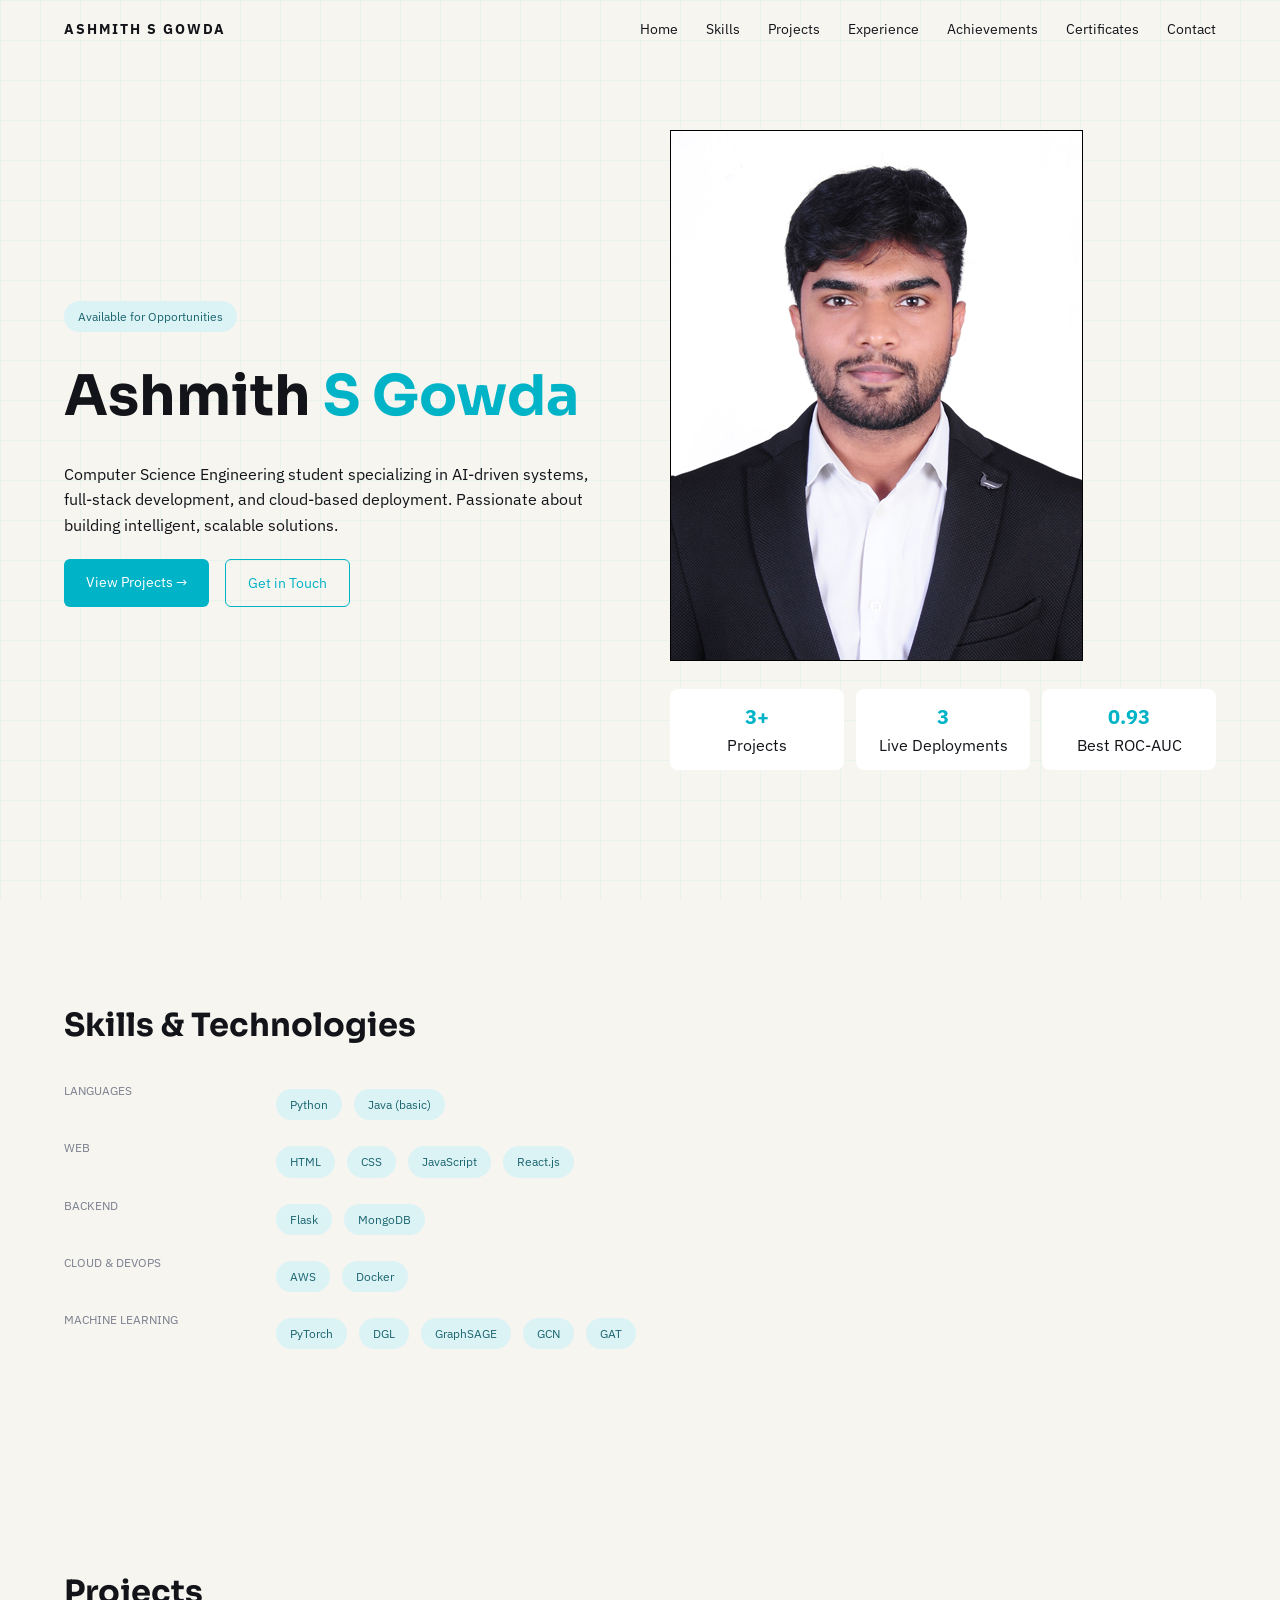
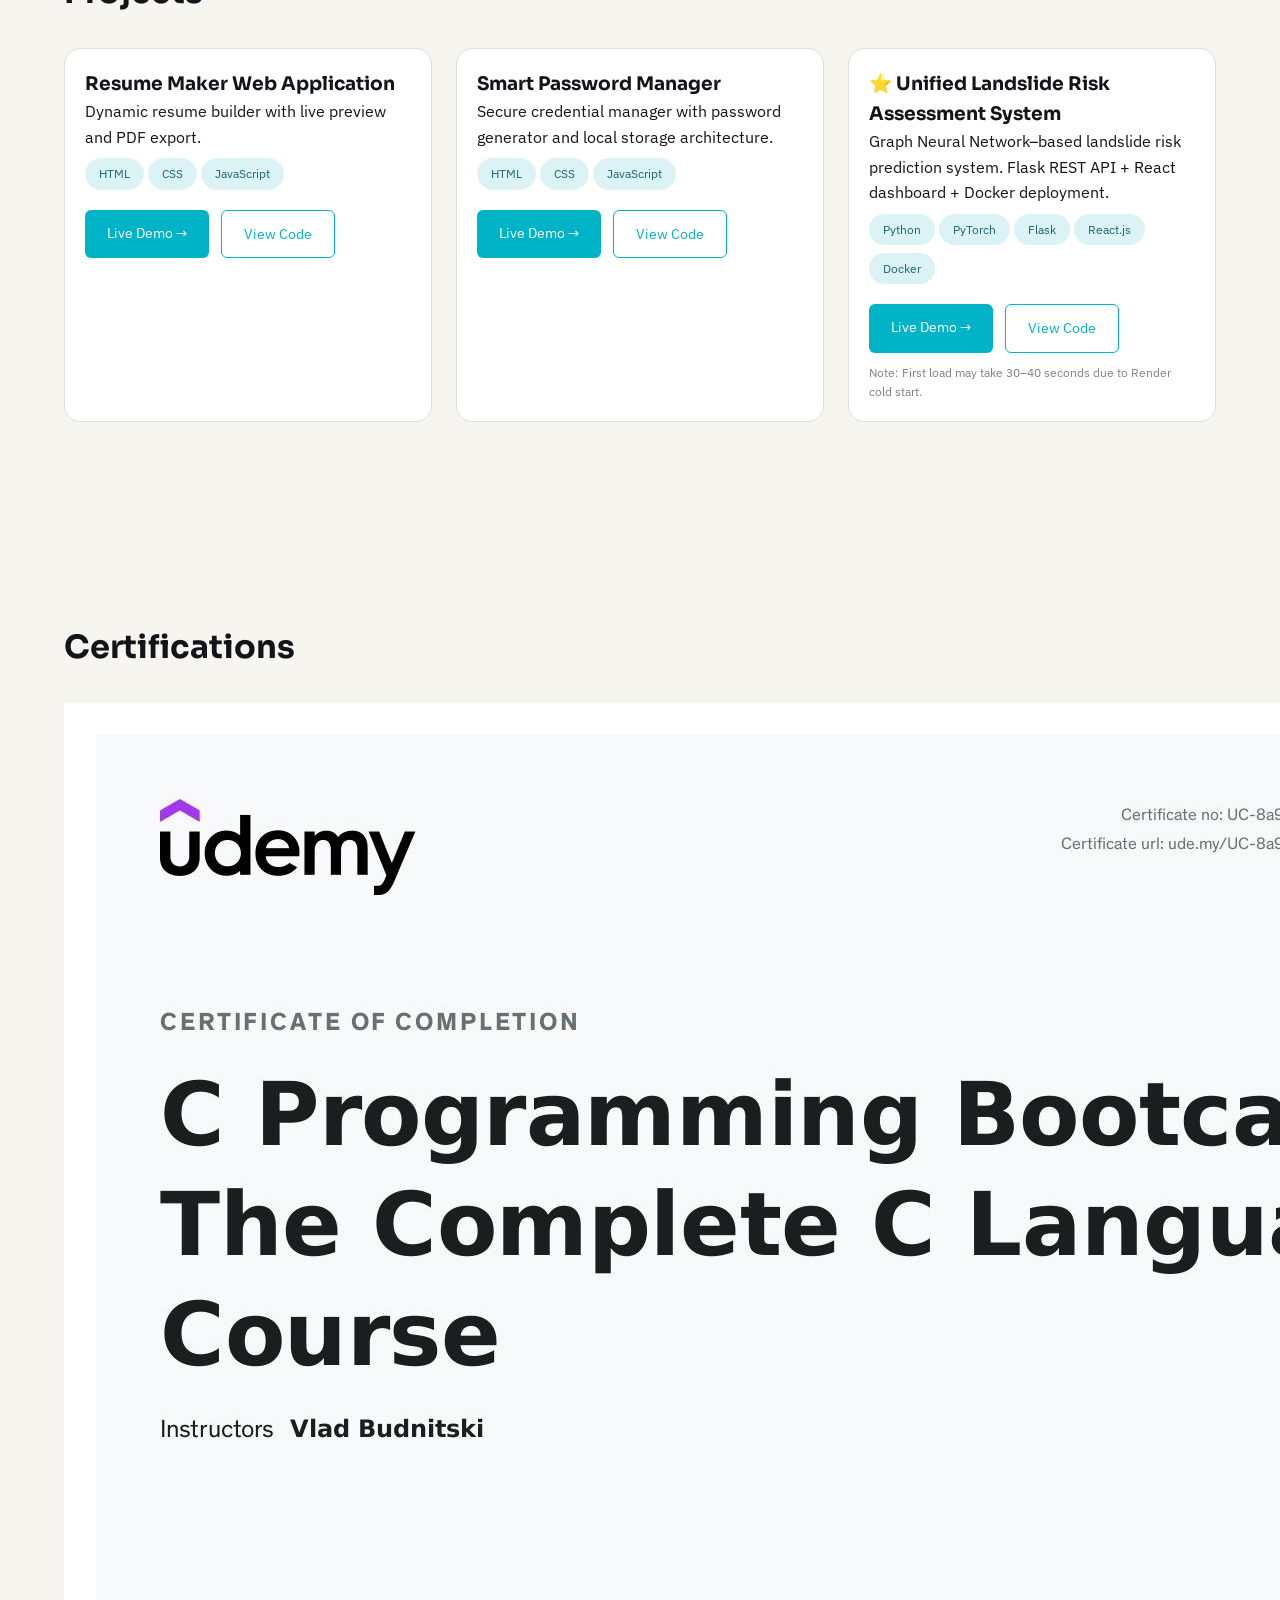
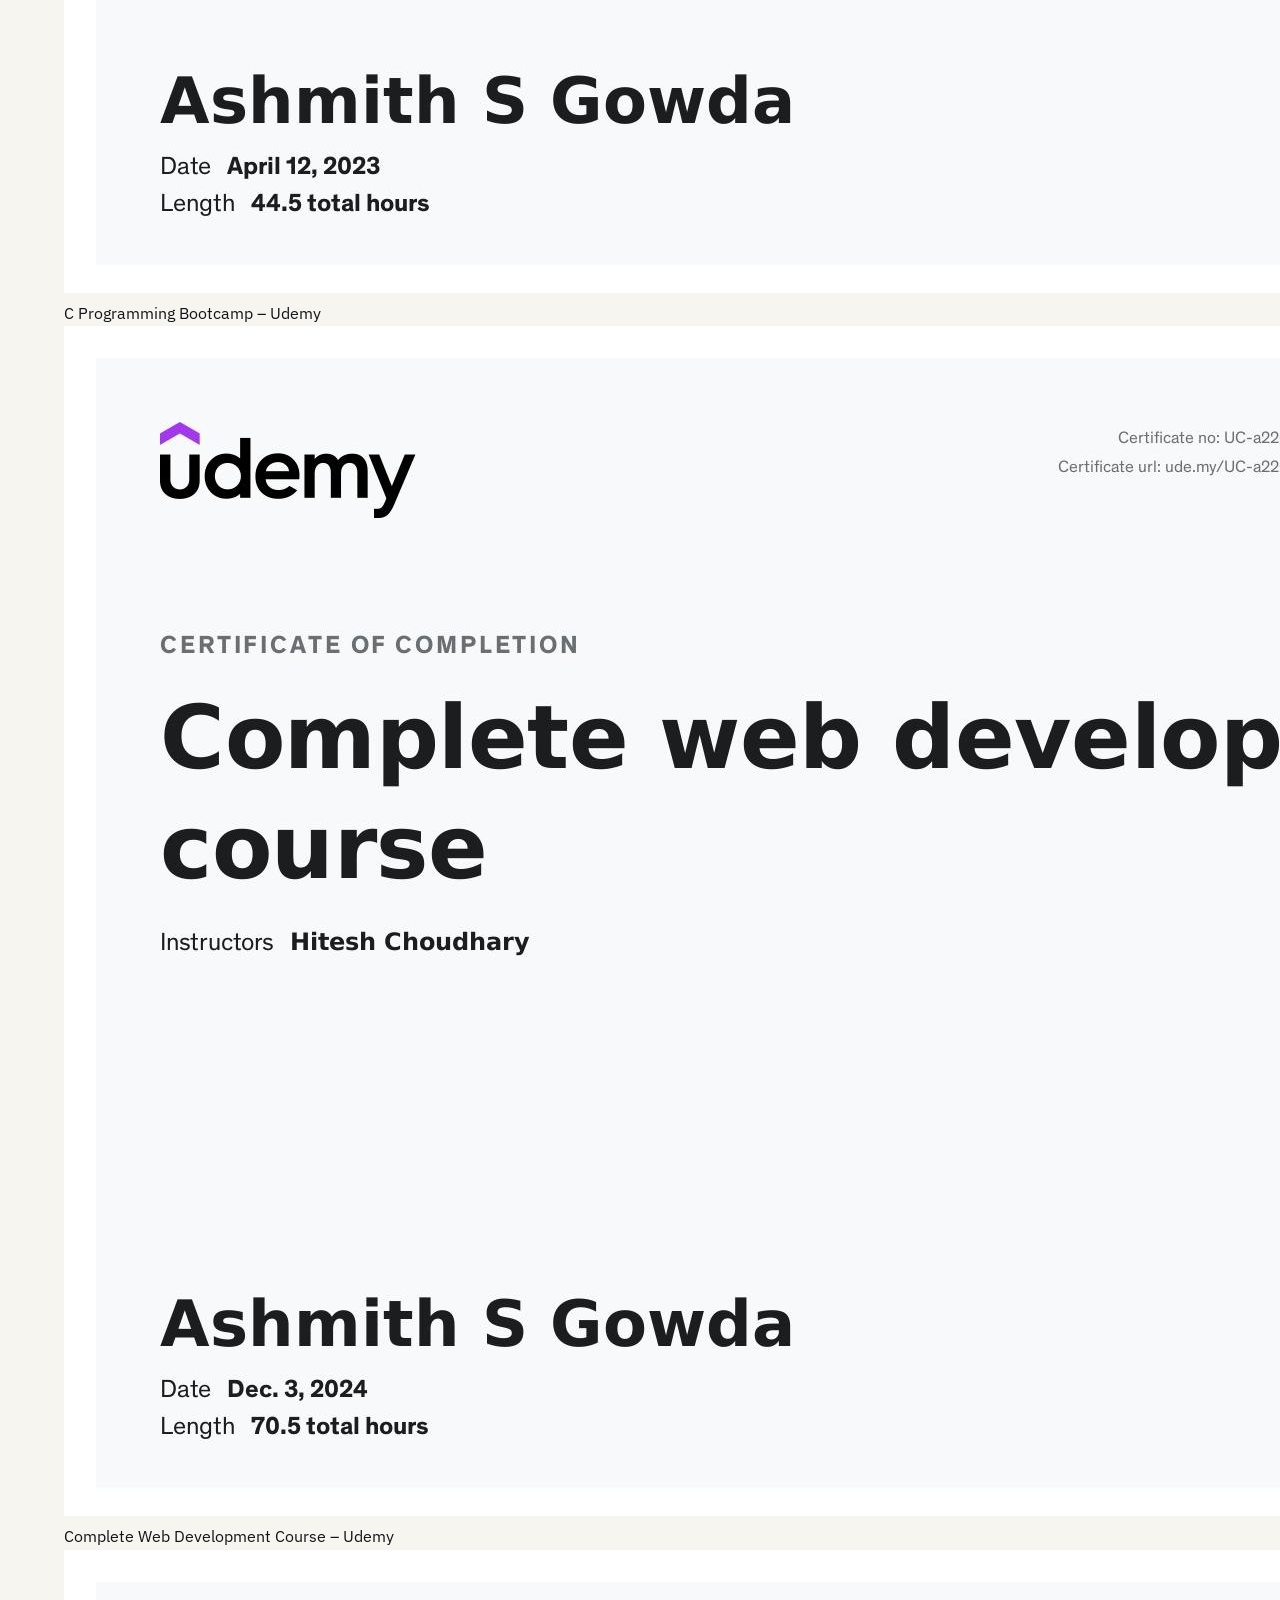
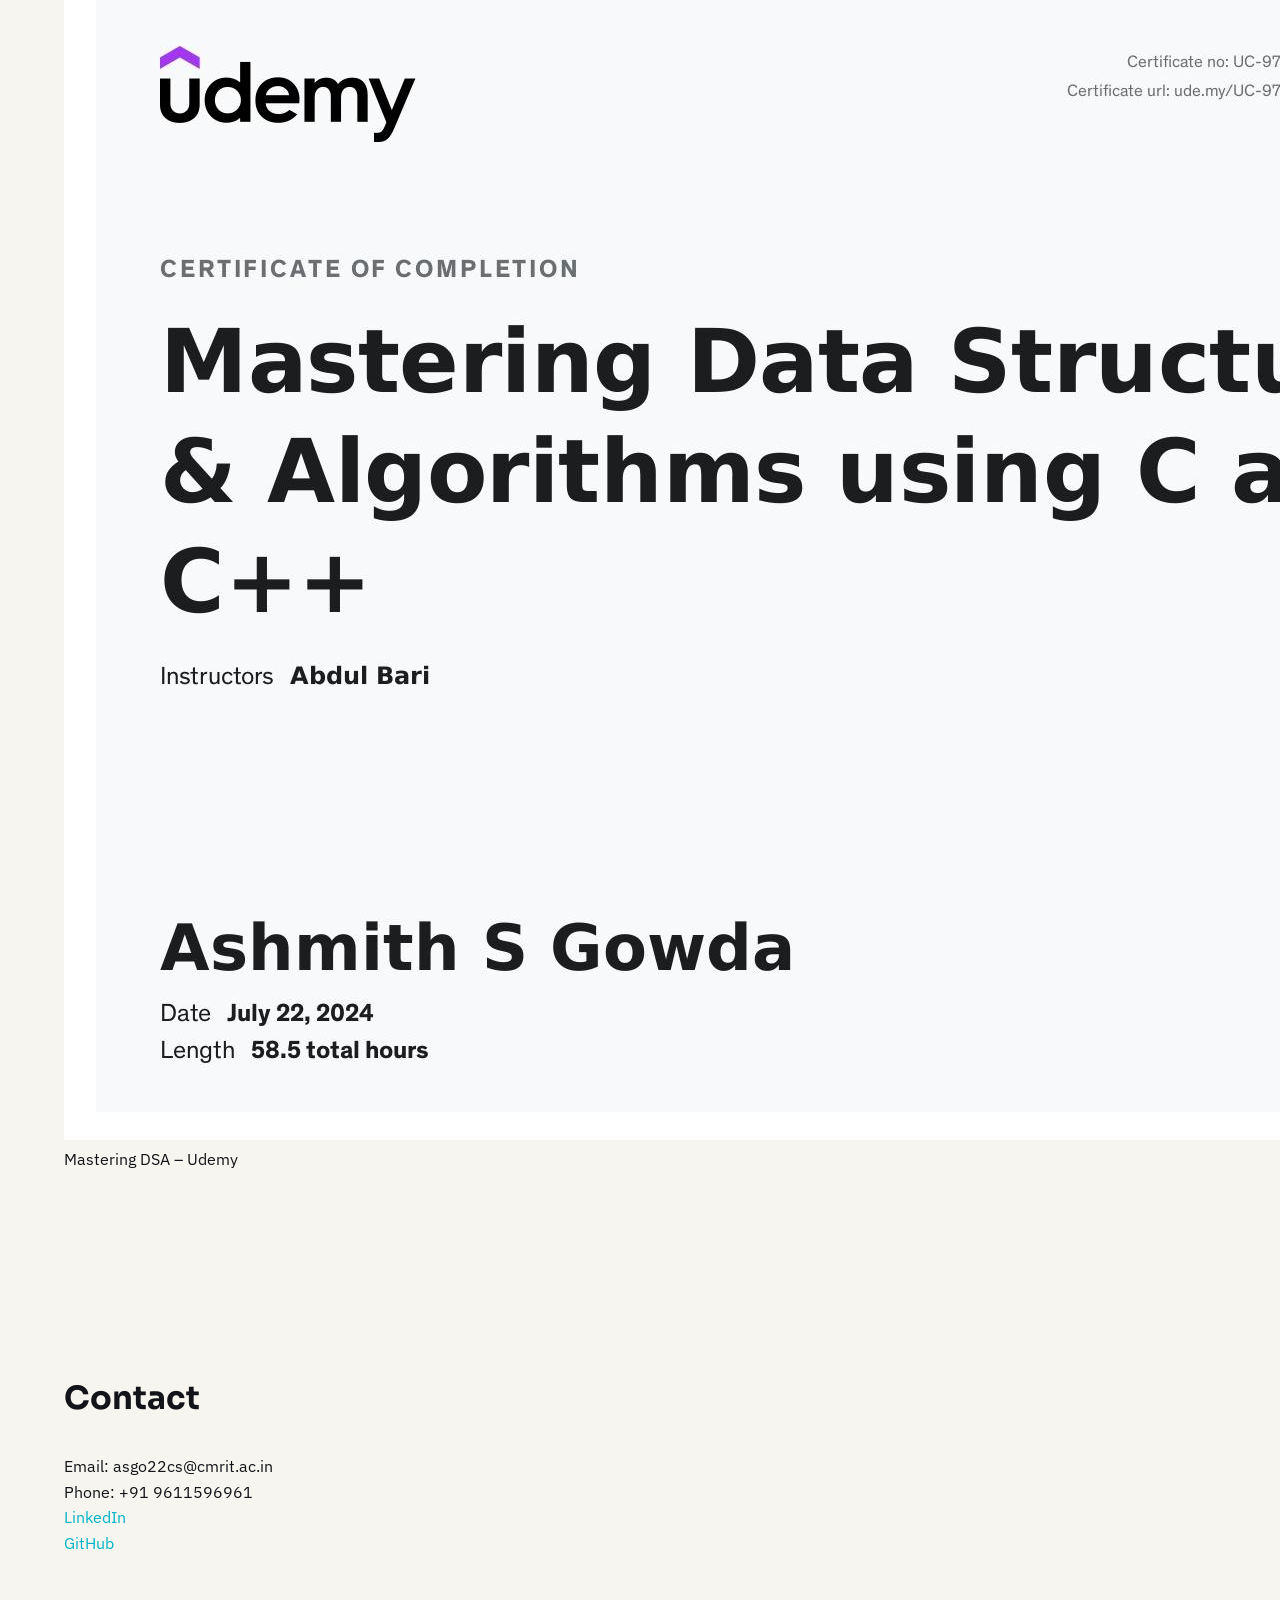
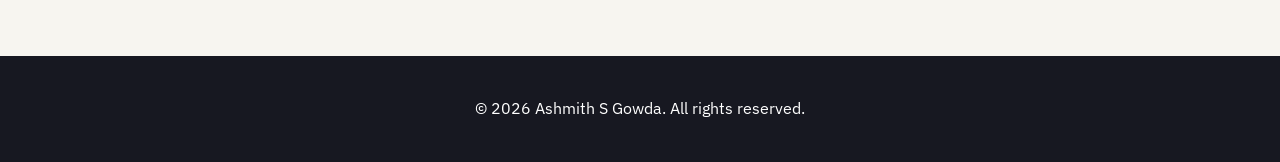
<file: index.html>
<!DOCTYPE html>
<html lang="en">
<head>
<meta charset="UTF-8">
<meta name="viewport" content="width=device-width, initial-scale=1.0">
<title>Ashmith S Gowda | Portfolio</title>

<link href="https://fonts.googleapis.com/css2?family=Sora:wght@600;700;800&family=IBM+Plex+Sans:wght@300;400&display=swap" rel="stylesheet">
<link rel="stylesheet" href="styles.css">
</head>

<body>

<nav id="navbar">
  <div class="container nav-inner">
    <div class="logo">ASHMITH S GOWDA</div>

    <div class="nav-links">
      <a href="#hero">Home</a>
      <a href="#skills">Skills</a>
      <a href="#projects">Projects</a>
      <a href="#experience">Experience</a>
      <a href="#achievements">Achievements</a>
      <a href="#certificates">Certificates</a>
      <a href="#contact">Contact</a>
    </div>

    <div class="hamburger" id="hamburger">☰</div>
  </div>
</nav>

<!-- HERO -->
<section id="hero">
<div class="container hero-grid">

<div>
  <span class="pill">Available for Opportunities</span>

  <h1>
    Ashmith <span>S Gowda</span>
  </h1>

  <p>
    Computer Science Engineering student specializing in AI-driven systems,
    full-stack development, and cloud-based deployment.
    Passionate about building intelligent, scalable solutions.
  </p>

  <div class="hero-buttons">
    <a href="#projects" class="btn btn-primary">View Projects →</a>
    <a href="#contact" class="btn btn-secondary">Get in Touch</a>
  </div>
</div>

<div class="hero-photo-card">
  <img src="photo.JPG" alt="Ashmith S Gowda" class="profile-img">

  <div class="stats">
    <div class="stat-card">
      <strong>3+</strong><br>Projects
    </div>
    <div class="stat-card">
      <strong>3</strong><br>Live Deployments
    </div>
    <div class="stat-card">
      <strong>0.93</strong><br>Best ROC-AUC
    </div>
  </div>
</div>

</div>
</section>

<!-- SKILLS -->
<section id="skills">
<div class="container">
<h2>Skills & Technologies</h2>

<div class="skills-grid">

<div class="skill-row">
<div class="skill-label">Languages</div>
<span class="pill">Python</span>
<span class="pill">Java (basic)</span>
</div>

<div class="skill-row">
<div class="skill-label">Web</div>
<span class="pill">HTML</span>
<span class="pill">CSS</span>
<span class="pill">JavaScript</span>
<span class="pill">React.js</span>
</div>

<div class="skill-row">
<div class="skill-label">Backend</div>
<span class="pill">Flask</span>
<span class="pill">MongoDB</span>
</div>

<div class="skill-row">
<div class="skill-label">Cloud & DevOps</div>
<span class="pill">AWS</span>
<span class="pill">Docker</span>
</div>

<div class="skill-row">
<div class="skill-label">Machine Learning</div>
<span class="pill">PyTorch</span>
<span class="pill">DGL</span>
<span class="pill">GraphSAGE</span>
<span class="pill">GCN</span>
<span class="pill">GAT</span>
</div>

</div>
</div>
</section>

<!-- PROJECTS -->
<section id="projects">
<div class="container">
<h2>Projects</h2>

<div class="project-grid">

<!-- Resume Maker -->
<div class="card">
<h3>Resume Maker Web Application</h3>
<p>
Dynamic resume builder with live preview and PDF export.
</p>

<div>
<span class="pill">HTML</span>
<span class="pill">CSS</span>
<span class="pill">JavaScript</span>
</div>

<div style="margin-top:20px; display:flex; gap:12px; flex-wrap:wrap;">
<a href="https://ashmithgowda.github.io/Resume-Maker/" target="_blank" class="btn btn-primary">
Live Demo →
</a>
<a href="https://github.com/ashmithgowda/Resume-Maker" target="_blank" class="btn btn-secondary">
View Code
</a>
</div>
</div>

<!-- Password Manager -->
<div class="card">
<h3>Smart Password Manager</h3>
<p>
Secure credential manager with password generator and local storage architecture.
</p>

<div>
<span class="pill">HTML</span>
<span class="pill">CSS</span>
<span class="pill">JavaScript</span>
</div>

<div style="margin-top:20px; display:flex; gap:12px; flex-wrap:wrap;">
<a href="https://ashmithgowda.github.io/smartpasswordmanager/" target="_blank" class="btn btn-primary">
Live Demo →
</a>
<a href="https://github.com/ashmithgowda/smartpasswordmanager" target="_blank" class="btn btn-secondary">
View Code
</a>
</div>
</div>

<!-- Landslide Project -->
<div class="card">
<h3>⭐ Unified Landslide Risk Assessment System</h3>
<p>
Graph Neural Network–based landslide risk prediction system.
Flask REST API + React dashboard + Docker deployment.
</p>

<div>
<span class="pill">Python</span>
<span class="pill">PyTorch</span>
<span class="pill">Flask</span>
<span class="pill">React.js</span>
<span class="pill">Docker</span>
</div>

<div style="margin-top:20px; display:flex; gap:12px; flex-wrap:wrap;">
<a href="https://major-project01-gfr6.onrender.com" target="_blank" class="btn btn-primary">
Live Demo →
</a>
<a href="https://github.com/ashmithgowda" target="_blank" class="btn btn-secondary">
View Code
</a>
</div>

<p style="font-size:12px; color:gray; margin-top:10px;">
Note: First load may take 30–40 seconds due to Render cold start.
</p>
</div>

</div>
</div>
</section>

<!-- CERTIFICATES -->
<section id="certificates">
<div class="container">
<h2>Certifications</h2>

<div class="certificate-grid">

<div class="certificate-card">
<img src="c-programming-bootcamp.jpeg">
<p>C Programming Bootcamp – Udemy</p>
</div>

<div class="certificate-card">
<img src="complete-webdev.jpeg">
<p>Complete Web Development Course – Udemy</p>
</div>

<div class="certificate-card">
<img src="mastering-dsa.jpeg">
<p>Mastering DSA – Udemy</p>
</div>

</div>
</div>
</section>

<!-- CONTACT -->
<section id="contact">
<div class="container">
<h2>Contact</h2>
<p>Email: asgo22cs@cmrit.ac.in</p>
<p>Phone: +91 9611596961</p>
<p><a href="https://linkedin.com/in/ashmith-s-gowda-a16a98309" target="_blank">LinkedIn</a></p>
<p><a href="https://github.com/ashmithgowda" target="_blank">GitHub</a></p>
</div>
</section>

<footer>
<div class="container">
<p>© 2026 Ashmith S Gowda. All rights reserved.</p>
</div>
</footer>

<script src="script.js"></script>
</body>
</html>
</file>
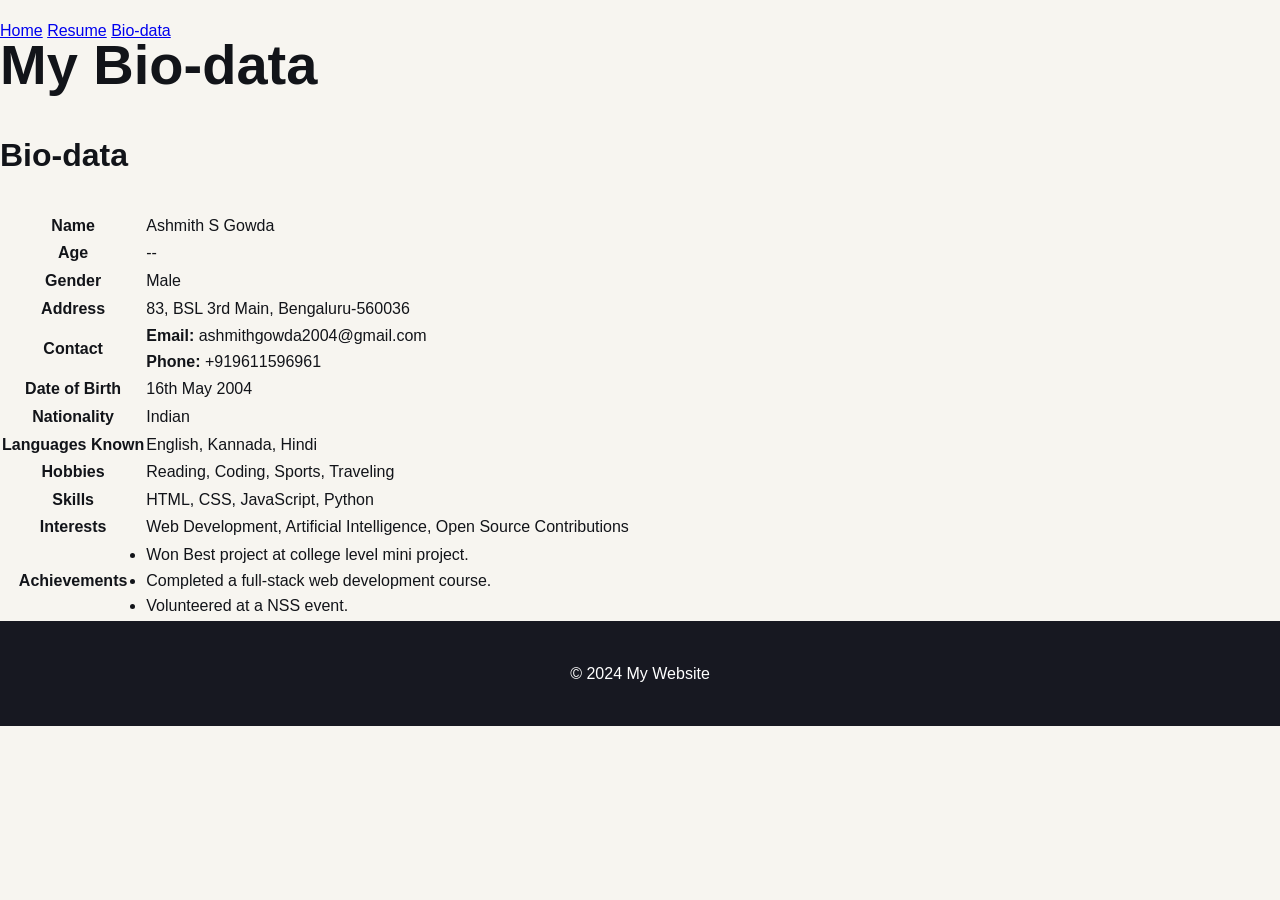
<file: biodata.html>
<!DOCTYPE html>
<html lang="en">
<head>
    <meta charset="UTF-8">
    <meta name="viewport" content="width=device-width, initial-scale=1.0">
    <title>Bio-data</title>
    <link rel="stylesheet" href="styles.css">
</head>
<body>
    <header>
        <h1>My Bio-data</h1>
        <nav>
            <a href="index.html">Home</a>
            <a href="resume.html">Resume</a>
            <a href="biodata.html">Bio-data</a>
        </nav>
    </header>
    <main>
        <h2>Bio-data</h2>
        <table>
            <tr>
                <th>Name</th>
                <td>Ashmith S Gowda</td>
            </tr>
            <tr>
                <th>Age</th>
                <td id="age">--</td>
            </tr>
            <tr>
                <th>Gender</th>
                <td>Male</td>
            </tr>
            <tr>
                <th>Address</th>
                <td>83, BSL 3rd Main, Bengaluru-560036</td>
            </tr>
            <tr>
                <th>Contact</th>
                <td>
                    <strong>Email:</strong> ashmithgowda2004@gmail.com<br>
                    <strong>Phone:</strong> +919611596961
                </td>
            </tr>
            <tr>
                <th>Date of Birth</th>
                <td>16th May 2004</td>
            </tr>
            <tr>
                <th>Nationality</th>
                <td>Indian</td>
            </tr>
            <tr>
                <th>Languages Known</th>
                <td>English, Kannada, Hindi</td>
            </tr>
            <tr>
                <th>Hobbies</th>
                <td>Reading, Coding, Sports, Traveling</td>
            </tr>
            <tr>
                <th>Skills</th>
                <td>HTML, CSS, JavaScript, Python</td>
            </tr>
            <tr>
                <th>Interests</th>
                <td>Web Development, Artificial Intelligence, Open Source Contributions</td>
            </tr>
            <tr>
                <th>Achievements</th>
                <td>
                    <ul>
                        <li>Won Best project at college level mini project.</li>
                        <li>Completed a full-stack web development course.</li>
                        <li>Volunteered at a NSS event.</li>
                    </ul>
                </td>
            </tr>
        </table>
    </main>
    <footer>
        <p>© 2024 My Website</p>
    </footer>
    <script src="script.js"></script>
</body>
</html>
</file>
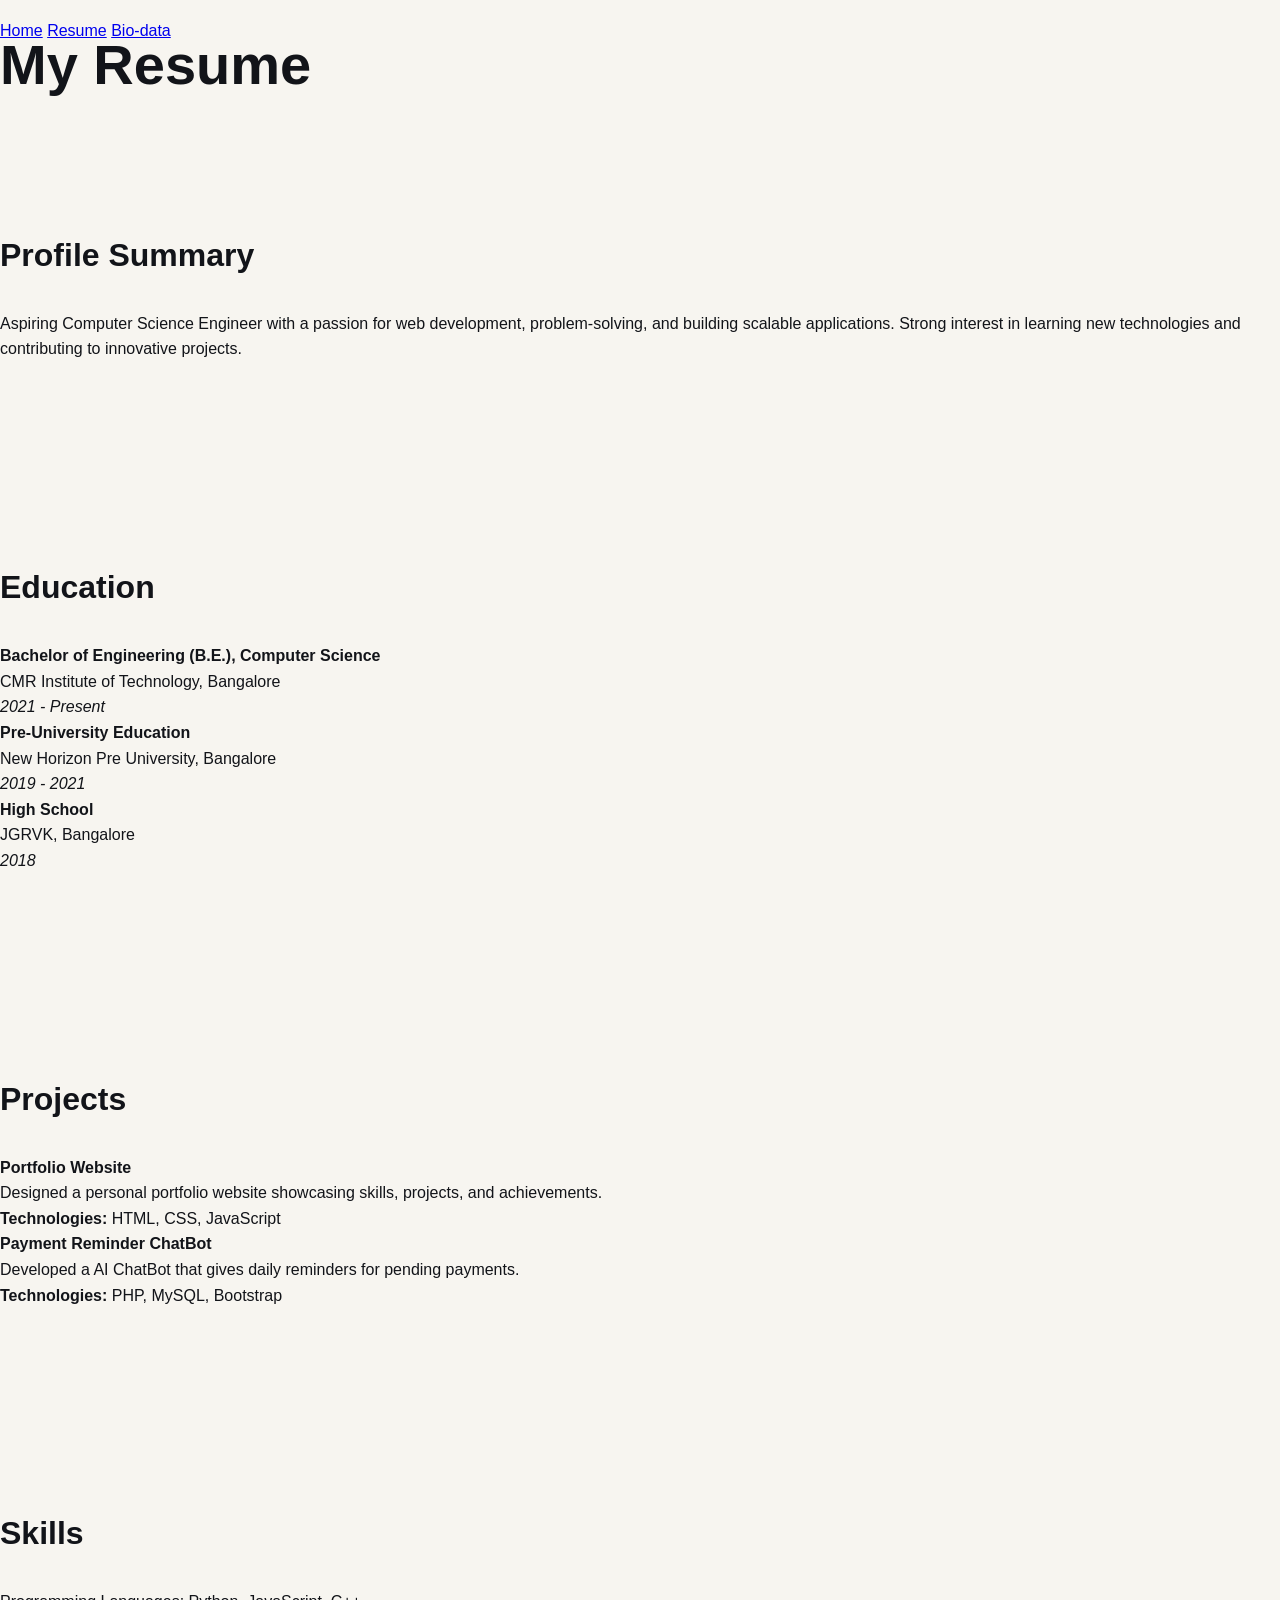
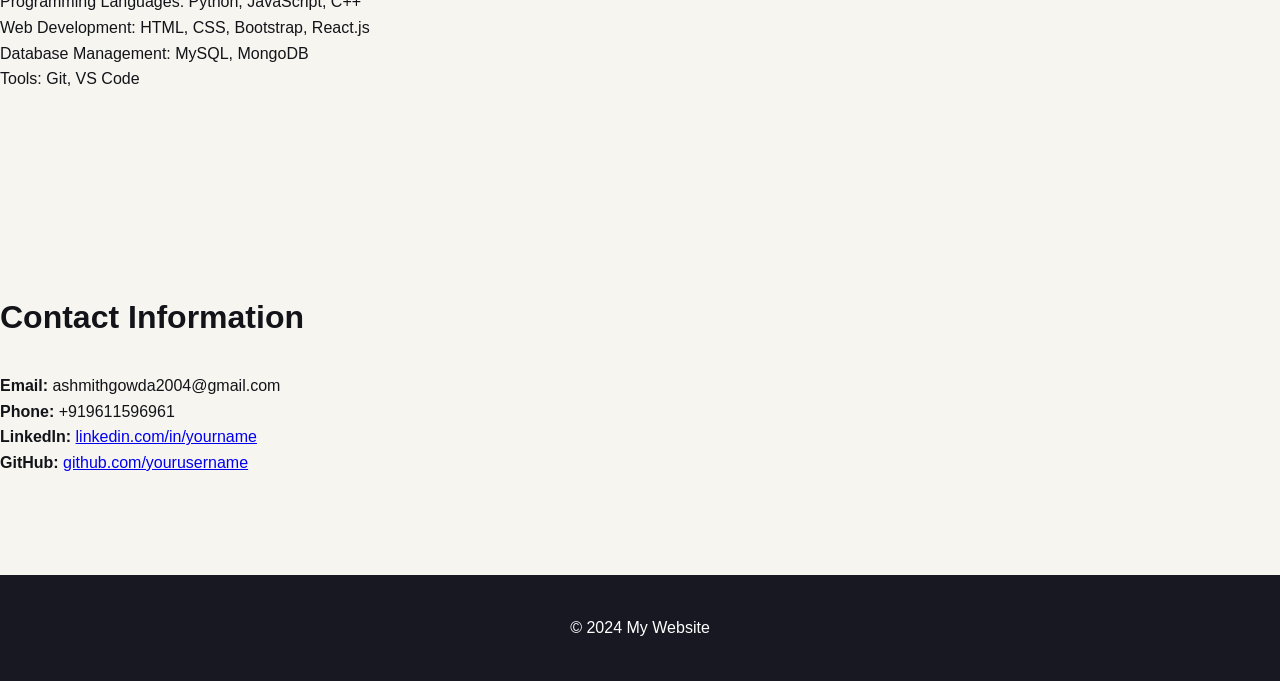
<file: resume.html>
<!DOCTYPE html>
<html lang="en">
<head>
    <meta charset="UTF-8">
    <meta name="viewport" content="width=device-width, initial-scale=1.0">
    <title>Resume</title>
    <link rel="stylesheet" href="styles.css">
</head>
<body>
    <header>
        <h1>My Resume</h1>
        <nav>
            <a href="index.html">Home</a>
            <a href="resume.html">Resume</a>
            <a href="biodata.html">Bio-data</a>
        </nav>
    </header>
    <main>
        <section>
            <h2>Profile Summary</h2>
            <p>
                Aspiring Computer Science Engineer with a passion for web development, problem-solving, 
                and building scalable applications. Strong interest in learning new technologies and 
                contributing to innovative projects.
            </p>
        </section>
        
        <section>
            <h2>Education</h2>
            <ul>
                <li>
                    <strong>Bachelor of Engineering (B.E.), Computer Science</strong><br>
                    CMR Institute of Technology, Bangalore<br>
                    <em>2021 - Present</em>
                </li>
                <li>
                    <strong>Pre-University Education</strong><br>
                    New Horizon Pre University, Bangalore<br>
                    <em>2019 - 2021</em>
                </li>
                <li>
                    <strong>High School</strong><br>
                    JGRVK, Bangalore<br>
                    <em>2018</em>
                </li>
            </ul>
        </section>
        
        <section>
            <h2>Projects</h2>
            <ul>
                <li>
                    <strong>Portfolio Website</strong><br>
                    Designed a personal portfolio website showcasing skills, projects, and achievements.<br>
                    <strong>Technologies:</strong> HTML, CSS, JavaScript
                </li>
                <li>
                    <strong>Payment Reminder ChatBot </strong><br>
                    Developed a AI ChatBot that gives daily reminders for pending payments.<br>
                    <strong>Technologies:</strong> PHP, MySQL, Bootstrap
                </li>
            </ul>
        </section>
        
        <section>
            <h2>Skills</h2>
            <ul>
                <li>Programming Languages: Python, JavaScript, C++</li>
                <li>Web Development: HTML, CSS, Bootstrap, React.js</li>
                <li>Database Management: MySQL, MongoDB</li>
                <li>Tools: Git, VS Code</li>
            </ul>
        </section>
        
        <section>
            <h2>Contact Information</h2>
            <p>
                <strong>Email:</strong> ashmithgowda2004@gmail.com<br>
                <strong>Phone:</strong> +919611596961<br>
                <strong>LinkedIn:</strong> <a href="https://www.linkedin.com/in/yourname" target="_blank">linkedin.com/in/yourname</a><br>
                <strong>GitHub:</strong> <a href="https://github.com/yourusername" target="_blank">github.com/yourusername</a>
            </p>
        </section>
    </main>
    <footer>
        <p>© 2024 My Website</p>
    </footer>
    <script src="script.js"></script>
</body>
</html>
</file>
<file: styles.css>
:root{
  --bg:#F7F5F0;
  --accent:#00B3C6;
  --dark:#171821;
  --dark-card:#1D1F2A;
  --text:#121419;
  --text-light:#EDF0F5;
  --muted:#7A7F8E;
  --border:#E2DDD8;
  --pill-bg:#DCF3F6;
  --pill-text:#1B6570;
  --transition:0.2s ease;
}

*{
  margin:0;
  padding:0;
  box-sizing:border-box;
}

html{
  scroll-behavior:smooth;
}

body{
  font-family:'IBM Plex Sans',sans-serif;
  background:var(--bg);
  color:var(--text);
  line-height:1.6;
}

h1,h2,h3{
  font-family:'Sora',sans-serif;
}

/* CONTAINER */
.container{
  width:90%;
  max-width:1200px;
  margin:auto;
}

/* NAV */
nav{
  position:fixed;
  width:100%;
  top:0;
  left:0;
  padding:18px 0;
  z-index:1000;
  transition:var(--transition);
}

nav.nav-scrolled{
  background:#fff;
  box-shadow:0 6px 20px rgba(0,0,0,0.08);
}

.nav-inner{
  display:flex;
  justify-content:space-between;
  align-items:center;
}

.logo{
  font-weight:800;
  letter-spacing:2px;
  font-size:14px;
  text-transform:uppercase;
  cursor:pointer;
}

.nav-links{
  display:flex;
  gap:28px;
}

.nav-links a{
  text-decoration:none;
  color:inherit;
  font-size:14px;
  transition:var(--transition);
}

.nav-links a:hover{
  color:var(--accent);
}

.hamburger{
  display:none;
  font-size:24px;
  cursor:pointer;
}

/* HERO */
#hero{
  min-height:100vh;
  display:flex;
  align-items:center;
  padding-top:100px;
  background:
    linear-gradient(90deg,rgba(0,179,198,0.05) 1px,transparent 1px),
    linear-gradient(rgba(0,179,198,0.05) 1px,transparent 1px);
  background-size:40px 40px;
}

.hero-grid{
  display:grid;
  grid-template-columns:1fr 1fr;
  gap:60px;
  align-items:center;
}

.pill{
  display:inline-block;
  padding:6px 14px;
  background:var(--pill-bg);
  color:var(--pill-text);
  border-radius:999px;
  font-size:12px;
  transition:var(--transition);
  margin-top:8px;
}

.pill:hover{
  transform:scale(1.07);
  box-shadow:0 0 10px rgba(0,179,198,0.4);
}

h1{
  font-size:56px;
  margin:20px 0;
}

h1 span{
  color:var(--accent);
}

.hero-buttons{
  margin-top:20px;
  display:flex;
  gap:16px;
}

.btn{
  padding:12px 22px;
  border-radius:6px;
  font-size:14px;
  cursor:pointer;
  transition:var(--transition);
  text-decoration:none;
}

.btn-primary{
  background:var(--accent);
  color:#fff;
}

.btn-secondary{
  border:1px solid var(--accent);
  color:var(--accent);
  background:transparent;
}

.btn:hover{
  transform:translateY(-3px);
}

.hero-card{
  background:var(--dark);
  border-radius:16px;
  padding:24px;
  color:#fff;
}

.network-bg{
  height:200px;
  background:var(--dark);
  background-image:
    radial-gradient(circle at 20% 30%, #00B3C6 2px, transparent 2px),
    radial-gradient(circle at 70% 60%, #00B3C6 2px, transparent 2px),
    radial-gradient(circle at 40% 80%, #00B3C6 2px, transparent 2px);
}

.core-stack{
  margin-top:16px;
}

.core-stack .pill{
  background:rgba(255,255,255,0.1);
  color:#fff;
  margin:4px;
}

.stats{
  margin-top:20px;
  display:flex;
  gap:12px;
}

.stat-card{
  flex:1;
  background:#fff;
  color:var(--text);
  padding:12px;
  border-radius:8px;
  text-align:center;
}

.stat-card strong{
  color:var(--accent);
  font-size:20px;
}

/* SECTIONS */
section{
  padding:100px 0;
}

h2{
  margin-bottom:30px;
  font-size:32px;
}

/* SKILLS */
.skill-row{
  display:flex;
  flex-wrap:wrap;
  gap:12px;
  margin-bottom:18px;
}

.skill-label{
  width:200px;
  font-size:12px;
  text-transform:uppercase;
  color:var(--muted);
}

/* PROJECTS */
.project-grid{
  display:grid;
  gap:24px;
  grid-template-columns:repeat(auto-fit,minmax(280px,1fr));
}

.card{
  background:#fff;
  border:1px solid var(--border);
  border-radius:16px;
  padding:20px;
  transition:var(--transition);
  display:flex;
  flex-direction:column;
}

.card:hover{
  transform:translateY(-4px);
  box-shadow:0 10px 25px rgba(0,0,0,0.08);
}

/* EXPERIENCE */
.timeline{
  border-left:2px solid rgba(0,179,198,0.3);
  padding-left:30px;
}

.timeline-item{
  margin-bottom:40px;
  position:relative;
}

.timeline-item::before{
  content:"";
  position:absolute;
  left:-37px;
  top:5px;
  width:12px;
  height:12px;
  background:var(--accent);
  border-radius:50%;
}

.timeline-card{
  background:#fff;
  border:1px solid var(--border);
  padding:20px;
  border-radius:12px;
  transition:var(--transition);
}

.timeline-card:hover{
  transform:translateY(-4px);
  box-shadow:0 10px 25px rgba(0,0,0,0.08);
}

/* ACHIEVEMENTS */
#achievements{
  background:var(--dark);
  color:#fff;
}

#achievements ul{
  list-style:none;
  line-height:2;
}

/* CONTACT */
#contact a{
  color:var(--accent);
  text-decoration:none;
}

/* FOOTER */
footer{
  background:var(--dark);
  color:#fff;
  padding:40px 0;
  text-align:center;
}

/* RESPONSIVE */
@media(max-width:1024px){
  .hero-grid{
    grid-template-columns:1fr;
  }
}

@media(max-width:768px){
  .nav-links{
    display:none;
  }
  .hamburger{
    display:block;
  }
}
</file>
